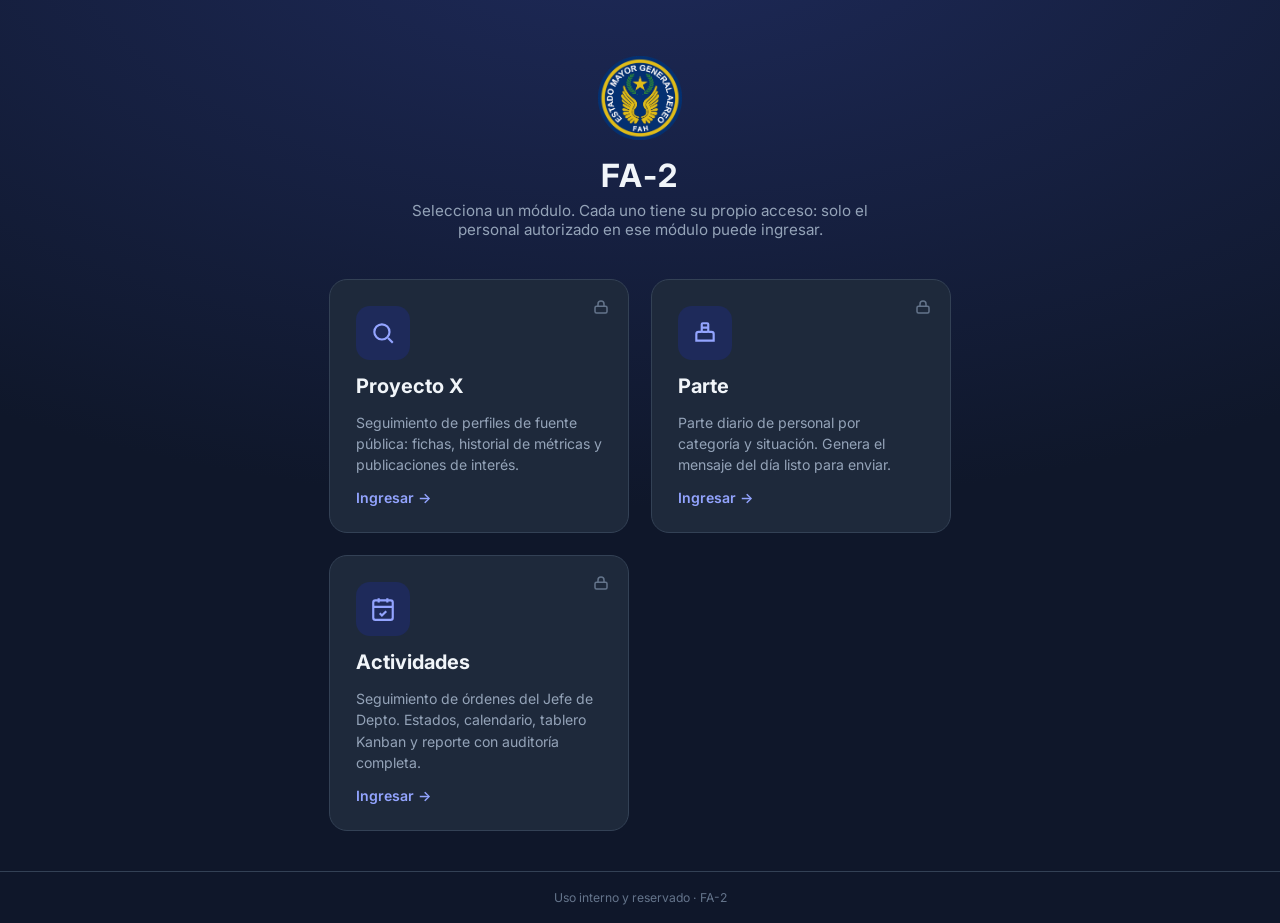
<file: index.html>
<!DOCTYPE html>
<html lang="es">
<head>
<meta charset="UTF-8">
<meta name="viewport" content="width=device-width, initial-scale=1.0">
<title>FA-2</title>
<link rel="preconnect" href="https://fonts.googleapis.com">
<link rel="preconnect" href="https://fonts.gstatic.com" crossorigin>
<link href="https://fonts.googleapis.com/css2?family=Inter:wght@400;500;600;700&display=swap" rel="stylesheet">
<style>
  :root{
    --bg:#0f172a;--card:#1e293b;--card-2:#243144;--border:#334155;
    --text:#f1f5f9;--text-dim:#94a3b8;--text-soft:#64748b;
    --primary:#465fff;--primary-soft:#1e2a5a;
  }
  *{box-sizing:border-box;margin:0;padding:0}
  body{background:radial-gradient(1200px 600px at 50% -10%,#1e2a5a,transparent),var(--bg);color:var(--text);font-family:'Inter',system-ui,sans-serif;-webkit-font-smoothing:antialiased;min-height:100vh;display:flex;flex-direction:column}
  .top{display:flex;flex-direction:column;align-items:center;text-align:center;padding:56px 20px 30px}
  .top img{width:84px;height:84px;object-fit:contain;margin-bottom:16px}
  .top .lf{width:80px;height:80px;border-radius:20px;background:var(--primary);display:none;align-items:center;justify-content:center;font-weight:700;font-size:1.8rem;letter-spacing:.05em;margin-bottom:16px}
  .top h1{font-size:2rem;font-weight:700;letter-spacing:.06em}
  .top p{color:var(--text-dim);font-size:.95rem;margin-top:6px;max-width:520px}
  .wrap{flex:1;display:flex;align-items:flex-start;justify-content:center;padding:10px 20px 40px}
  .modules{display:grid;grid-template-columns:repeat(auto-fit,minmax(260px,300px));gap:22px;justify-content:center;width:100%;max-width:760px}
  .mod{background:var(--card);border:1px solid var(--border);border-radius:18px;padding:26px;text-decoration:none;color:var(--text);transition:.18s;display:flex;flex-direction:column;gap:14px;position:relative;overflow:hidden}
  .mod:hover{transform:translateY(-3px);border-color:var(--primary);box-shadow:0 12px 30px rgba(0,0,0,.35)}
  .mod .ic{width:54px;height:54px;border-radius:14px;background:var(--primary-soft);color:#93a4ff;display:grid;place-items:center}
  .mod .ic svg{width:26px;height:26px}
  .mod h2{font-size:1.25rem;font-weight:700}
  .mod p{color:var(--text-dim);font-size:.88rem;line-height:1.5}
  .mod .go{margin-top:auto;display:inline-flex;align-items:center;gap:7px;color:#93a4ff;font-weight:600;font-size:.88rem}
  .mod .lock{position:absolute;top:18px;right:18px;color:var(--text-soft)}
  .mod .lock svg{width:18px;height:18px}
  .foot{text-align:center;color:var(--text-soft);font-size:.76rem;padding:18px;border-top:1px solid var(--border)}
  @media(max-width:640px){.top{padding:40px 18px 24px}.top h1{font-size:1.6rem}.modules{grid-template-columns:1fr}}
</style>
</head>
<body>
  <div class="top">
    <img src="logo.png" alt="" onerror="this.style.display='none';document.getElementById('lf').style.display='flex'">
    <div class="lf" id="lf">FA-2</div>
    <h1>FA-2</h1>
    <p>Selecciona un módulo. Cada uno tiene su propio acceso: solo el personal autorizado en ese módulo puede ingresar.</p>
  </div>
  <div class="wrap">
    <div class="modules">
      <a class="mod" href="x/">
        <span class="lock"><svg viewBox="0 0 24 24" fill="none" stroke="currentColor" stroke-width="2"><rect x="4" y="11" width="16" height="9" rx="2"/><path d="M8 11V8a4 4 0 0 1 8 0v3"/></svg></span>
        <div class="ic"><svg viewBox="0 0 24 24" fill="none" stroke="currentColor" stroke-width="2"><circle cx="11" cy="11" r="7"/><path d="m21 21-4.3-4.3"/></svg></div>
        <h2>Proyecto X</h2>
        <p>Seguimiento de perfiles de fuente pública: fichas, historial de métricas y publicaciones de interés.</p>
        <span class="go">Ingresar &rarr;</span>
      </a>
      <a class="mod" href="parte/">
        <span class="lock"><svg viewBox="0 0 24 24" fill="none" stroke="currentColor" stroke-width="2"><rect x="4" y="11" width="16" height="9" rx="2"/><path d="M8 11V8a4 4 0 0 1 8 0v3"/></svg></span>
        <div class="ic"><svg viewBox="0 0 24 24" fill="none" stroke="currentColor" stroke-width="2"><path d="M9 11H6a2 2 0 0 0-2 2v6h16v-6a2 2 0 0 0-2-2h-3"/><rect x="9" y="3" width="6" height="8" rx="1"/><path d="M9 7h6"/></svg></div>
        <h2>Parte</h2>
        <p>Parte diario de personal por categoría y situación. Genera el mensaje del día listo para enviar.</p>
        <span class="go">Ingresar &rarr;</span>
      </a>
      <a class="mod" href="actividades/">
        <span class="lock"><svg viewBox="0 0 24 24" fill="none" stroke="currentColor" stroke-width="2"><rect x="4" y="11" width="16" height="9" rx="2"/><path d="M8 11V8a4 4 0 0 1 8 0v3"/></svg></span>
        <div class="ic"><svg viewBox="0 0 24 24" fill="none" stroke="currentColor" stroke-width="2"><rect x="3" y="4" width="18" height="18" rx="2"/><path d="M16 2v4M8 2v4M3 10h18"/><path d="m9 16 2 2 4-4"/></svg></div>
        <h2>Actividades</h2>
        <p>Seguimiento de órdenes del Jefe de Depto. Estados, calendario, tablero Kanban y reporte con auditoría completa.</p>
        <span class="go">Ingresar &rarr;</span>
      </a>
    </div>
  </div>
  <div class="foot">Uso interno y reservado &middot; FA-2</div>
</body>
</html>
</file>
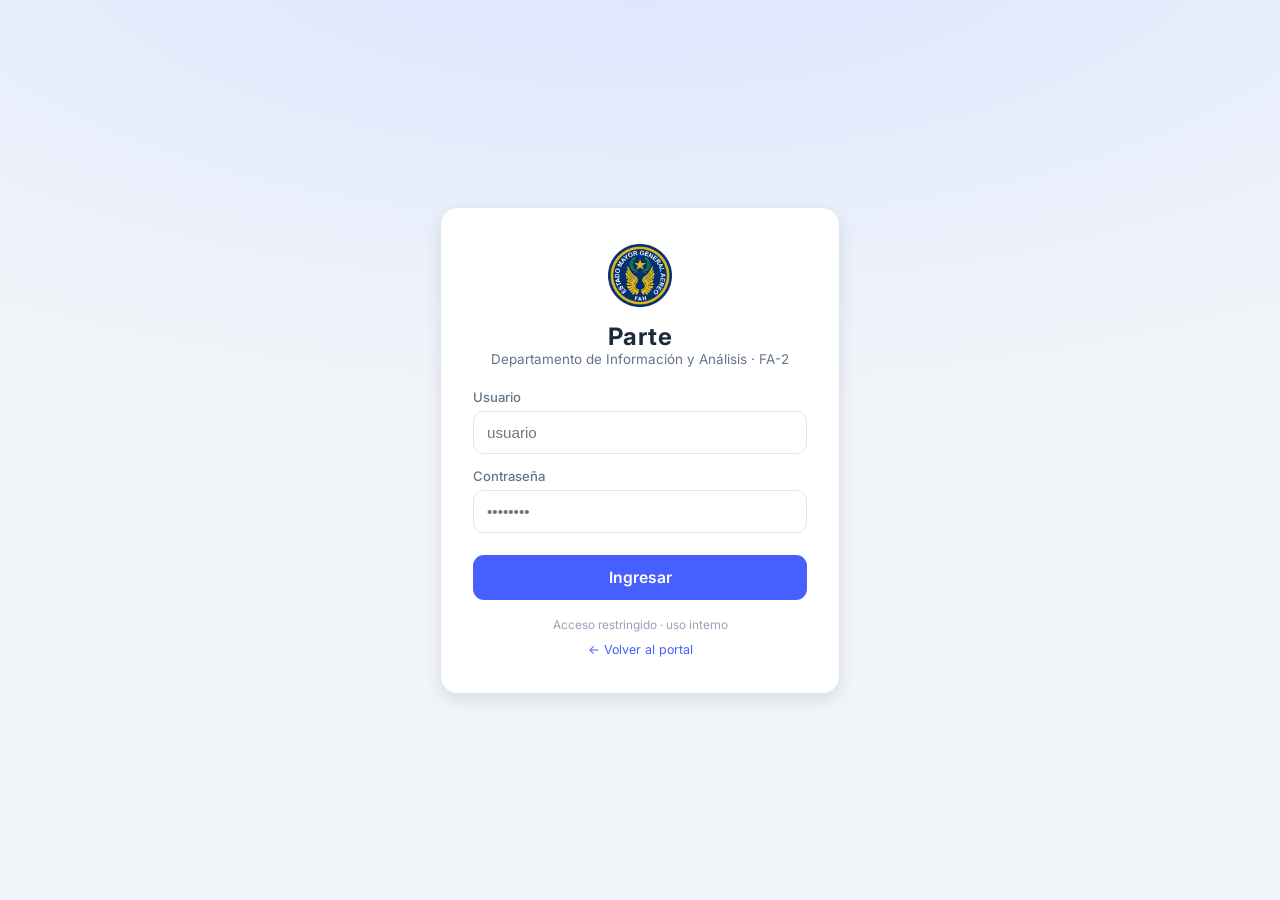
<file: parte/index.html>
<!DOCTYPE html>
<html lang="es">
<head>
<meta charset="UTF-8">
<meta name="viewport" content="width=device-width, initial-scale=1.0">
<title>Parte</title>
<link rel="preconnect" href="https://fonts.googleapis.com">
<link rel="preconnect" href="https://fonts.gstatic.com" crossorigin>
<link href="https://fonts.googleapis.com/css2?family=Inter:wght@400;500;600;700&family=JetBrains+Mono:wght@400;500&display=swap" rel="stylesheet">
<style>
  :root{
    --bg:#f1f5f9;--card:#fff;--soft:#f8fafc;--border:#e2e8f0;
    --text:#1e293b;--text-dim:#64748b;--text-soft:#94a3b8;
    --primary:#465fff;--primary-dark:#3743c4;--primary-soft:#eef1ff;
    --side:#0f172a;--side-2:#1e293b;--side-text:#cbd5e1;
    --amber:#f59e0b;--amber-soft:#fef3c7;--amber-text:#b45309;
    --green:#16a34a;--green-soft:#dcfce7;--green-text:#15803d;
    --red:#ef4444;--red-soft:#fee2e2;--red-text:#b91c1c;
    --shadow:0 1px 3px rgba(16,24,40,.06),0 1px 2px rgba(16,24,40,.04);
    --shadow-md:0 6px 16px rgba(16,24,40,.10);
  }
  *{box-sizing:border-box;margin:0;padding:0}
  body{background:var(--bg);color:var(--text);font-family:'Inter',system-ui,sans-serif;-webkit-font-smoothing:antialiased;min-height:100vh}
  a{text-decoration:none;color:var(--primary)}
  button{font-family:inherit;cursor:pointer}
  .hidden{display:none!important}
  #login{min-height:100vh;display:flex;align-items:center;justify-content:center;padding:20px;background:radial-gradient(1200px 500px at 50% -10%,#dbe3ff,transparent),var(--bg)}
  .login-card{background:var(--card);border:1px solid var(--border);border-radius:18px;box-shadow:var(--shadow-md);padding:36px 32px;width:100%;max-width:400px;text-align:center}
  .login-card img.logo{width:64px;height:64px;object-fit:contain;margin:0 auto 14px;display:block}
  .login-card .logo-fallback{width:60px;height:60px;border-radius:15px;background:var(--primary);color:#fff;display:none;align-items:center;justify-content:center;font-weight:700;font-size:1.2rem;margin:0 auto 14px}
  .login-card h1{font-size:1.5rem;font-weight:700;letter-spacing:.03em}
  .login-card p.sub{color:var(--text-dim);font-size:.84rem;margin-bottom:22px}
  .login-card label{display:block;text-align:left;font-size:.82rem;font-weight:500;color:var(--text-dim);margin:14px 0 6px}
  .login-card input{width:100%;background:var(--card);border:1px solid var(--border);border-radius:10px;padding:12px 13px;font-size:.95rem;color:var(--text)}
  .login-card input:focus{outline:none;border-color:var(--primary);box-shadow:0 0 0 3px var(--primary-soft)}
  .login-card button{width:100%;margin-top:22px;background:var(--primary);color:#fff;border:none;border-radius:11px;padding:13px;font-weight:600;font-size:.98rem}
  .login-card button:hover{background:var(--primary-dark)}
  .login-card button:disabled{opacity:.6}
  .login-err{margin-top:14px;background:var(--red-soft);border:1px solid #fca5a5;color:var(--red-text);font-size:.83rem;padding:10px 12px;border-radius:9px;display:none}
  .login-err.show{display:block}
  .login-hint{margin-top:18px;font-size:.74rem;color:var(--text-soft)}
  .login-back{margin-top:10px;font-size:.78rem}
  #app{display:flex;min-height:100vh}
  .sidebar{width:250px;background:var(--side);color:var(--side-text);display:flex;flex-direction:column;position:fixed;inset:0 auto 0 0;z-index:40;transition:transform .25s,width .2s}
  .sidebar .brand{display:flex;align-items:center;gap:11px;padding:18px 20px;border-bottom:1px solid #1e293b}
  .sidebar .brand img{width:36px;height:36px;object-fit:contain;border-radius:8px;flex:none;background:#fff}
  .sidebar .brand .lf{width:36px;height:36px;border-radius:9px;background:var(--primary);display:none;place-items:center;color:#fff;font-weight:700;flex:none}
  .sidebar .brand b{color:#fff;font-size:1.2rem;letter-spacing:.04em;line-height:1}
  .sidebar .brand span{display:block;font-size:.64rem;color:#64748b;letter-spacing:.08em;text-transform:uppercase;margin-top:4px}
  .nav{flex:1;padding:14px 12px;overflow-y:auto}
  .nav .grp{font-size:.68rem;text-transform:uppercase;letter-spacing:.08em;color:#475569;padding:14px 10px 6px}
  .nav a{display:flex;align-items:center;gap:12px;padding:11px 12px;border-radius:9px;color:var(--side-text);font-weight:500;font-size:.92rem;transition:.13s;margin-bottom:2px;cursor:pointer}
  .nav a svg{width:18px;height:18px;flex:none;opacity:.85}
  .nav a:hover{background:var(--side-2);color:#fff}
  .nav a.active{background:var(--primary);color:#fff}
  .sidebar .sfoot{padding:14px;border-top:1px solid #1e293b}
  .sidebar .sfoot .who{font-size:.84rem;color:#fff;font-weight:600}
  .sidebar .sfoot .rol{font-size:.72rem;color:#64748b;text-transform:capitalize}
  .btn-logout{display:flex;align-items:center;gap:9px;width:100%;margin-top:12px;background:var(--side-2);border:none;color:var(--side-text);padding:10px 12px;border-radius:9px;font-size:.86rem;font-weight:500}
  .btn-logout:hover{background:#33405a;color:#fff}
  .btn-logout svg{width:16px;height:16px}
  .main{margin-left:250px;flex:1;display:flex;flex-direction:column;min-width:0;transition:margin .2s}
  .topbar{height:64px;background:var(--card);border-bottom:1px solid var(--border);display:flex;align-items:center;gap:14px;padding:0 26px;position:sticky;top:0;z-index:30}
  .topbar .menu-btn{display:inline-flex;align-items:center;background:none;border:1px solid var(--border);border-radius:8px;padding:7px 9px;color:var(--text-dim);font-size:1rem}
  .topbar h2{font-size:1.15rem;font-weight:700}
  .topbar .clock{margin-left:auto;font-family:'JetBrains Mono',monospace;font-size:.78rem;color:var(--text-dim);background:var(--bg);padding:6px 12px;border-radius:8px}
  .content{flex:1;padding:28px 26px}
  .footer{border-top:1px solid var(--border);padding:14px 26px;color:var(--text-soft);font-size:.78rem;background:var(--card);text-align:center}
  .view{display:none}.view.active{display:block;animation:fade .25s ease}
  @keyframes fade{from{opacity:0;transform:translateY(6px)}to{opacity:1;transform:none}}
  .page-title{font-size:1.5rem;font-weight:700;margin-bottom:4px}
  .page-sub{color:var(--text-dim);font-size:.9rem;margin-bottom:22px}
  .cards{display:grid;grid-template-columns:repeat(auto-fit,minmax(160px,1fr));gap:16px;margin-bottom:24px}
  .stat{background:var(--card);border:1px solid var(--border);border-radius:14px;padding:16px 18px;box-shadow:var(--shadow)}
  .stat .n{font-size:1.7rem;font-weight:700;line-height:1}
  .stat .l{color:var(--text-dim);font-size:.82rem;margin-top:4px}
  .toolbar{display:flex;gap:10px;flex-wrap:wrap;align-items:center;margin-bottom:16px}
  .toolbar input,.toolbar select{background:var(--card);border:1px solid var(--border);border-radius:10px;padding:10px 12px;font-size:.9rem;color:var(--text);font-family:inherit}
  .toolbar input{flex:1;min-width:180px}
  .toolbar input:focus,.toolbar select:focus{outline:none;border-color:var(--primary);box-shadow:0 0 0 3px var(--primary-soft)}
  .btn{border:1px solid var(--border);background:var(--card);color:var(--text);border-radius:10px;padding:10px 15px;font-size:.88rem;font-weight:600;transition:.14s;display:inline-flex;align-items:center;gap:7px}
  .btn:hover{background:var(--soft)}
  .btn-primary{background:var(--primary);border-color:var(--primary);color:#fff}
  .btn-primary:hover{background:var(--primary-dark)}
  .btn-danger{color:var(--red-text);border-color:#fca5a5}
  .btn-danger:hover{background:var(--red-soft)}
  .btn-sm{padding:6px 10px;font-size:.78rem;border-radius:8px}
  .ic-btn{width:32px;height:32px;border:1px solid var(--border);background:var(--card);border-radius:8px;display:grid;place-items:center;font-size:.9rem;color:var(--text-dim);padding:0}
  .ic-btn:hover{background:var(--soft)}
  .ic-btn.danger{color:var(--red-text);border-color:#fca5a5}
  .cat-h{font-size:.8rem;text-transform:uppercase;letter-spacing:.06em;color:var(--text-dim);font-weight:700;margin:22px 0 10px;display:flex;align-items:center;gap:8px}
  .cat-h .cnt{background:var(--primary-soft);color:var(--primary);border-radius:9999px;padding:1px 9px;font-size:.74rem}
  .tbl-wrap{background:var(--card);border:1px solid var(--border);border-radius:14px;box-shadow:var(--shadow);overflow-x:auto;margin-bottom:8px}
  table{width:100%;border-collapse:collapse}
  thead th{background:var(--soft);text-align:left;font-size:.72rem;text-transform:uppercase;letter-spacing:.04em;color:var(--text-dim);font-weight:600;padding:11px 16px;border-bottom:1px solid var(--border);white-space:nowrap}
  tbody td{padding:12px 16px;border-bottom:1px solid var(--border);font-size:.9rem;vertical-align:middle}
  tbody tr:last-child td{border-bottom:none}
  tbody tr:hover{background:var(--soft)}
  td .nm{font-weight:600}
  td .mono{font-family:'JetBrains Mono',monospace;font-size:.8rem;color:var(--text-dim)}
  .pill{font-size:.72rem;font-weight:600;padding:3px 10px;border-radius:9999px;display:inline-block}
  .pill.green{background:var(--green-soft);color:var(--green-text)}
  .pill.amber{background:var(--amber-soft);color:var(--amber-text)}
  .pill.slate{background:#e2e8f0;color:#475569}
  .acts{display:flex;gap:6px;justify-content:flex-end;flex-wrap:wrap}
  .empty{padding:46px 20px;text-align:center;color:var(--text-dim);font-size:.9rem;background:var(--card);border:1px dashed var(--border);border-radius:14px}
  .parte-box{background:#0f172a;color:#e2e8f0;border-radius:14px;padding:18px 20px;font-family:'JetBrains Mono',monospace;font-size:.82rem;line-height:1.55;white-space:pre-wrap;word-break:break-word;max-height:60vh;overflow-y:auto;border:1px solid #1e293b}
  .overlay{position:fixed;inset:0;background:rgba(15,23,42,.45);display:none;align-items:flex-start;justify-content:center;padding:40px 16px;z-index:60;overflow-y:auto}
  .overlay.show{display:flex}
  .modal{background:var(--card);border-radius:16px;box-shadow:var(--shadow-md);width:100%;max-width:540px;animation:fade .2s ease}
  .modal-h{display:flex;align-items:center;justify-content:space-between;padding:18px 22px;border-bottom:1px solid var(--border)}
  .modal-h h3{font-size:1.1rem;font-weight:700}
  .modal-x{background:none;border:none;font-size:1.4rem;color:var(--text-soft)}
  .modal-b{padding:22px}
  .grid2{display:grid;grid-template-columns:1fr 1fr;gap:14px}
  .field{margin-bottom:14px}
  .field.full{grid-column:1/-1}
  .field label{display:block;font-size:.8rem;font-weight:500;color:var(--text-dim);margin-bottom:6px}
  .field input,.field select,.field textarea{width:100%;background:var(--card);border:1px solid var(--border);border-radius:10px;padding:10px 12px;font-size:.92rem;color:var(--text);font-family:inherit}
  .field textarea{resize:vertical;min-height:70px}
  .field input:focus,.field select:focus,.field textarea:focus{outline:none;border-color:var(--primary);box-shadow:0 0 0 3px var(--primary-soft)}
  .modal-f{display:flex;justify-content:flex-end;gap:10px;padding:16px 22px;border-top:1px solid var(--border)}
  .cf-ic{width:48px;height:48px;border-radius:50%;display:grid;place-items:center;margin-bottom:14px}
  .cf-ic svg{width:24px;height:24px}
  .cf-ic.danger{background:var(--red-soft);color:var(--red-text)}
  .cf-ic.info{background:var(--primary-soft);color:var(--primary)}
  .cat-grid{display:grid;grid-template-columns:repeat(auto-fit,minmax(230px,1fr));gap:18px}
  .cat-grid .panel{margin:0}
  .panel{background:var(--card);border:1px solid var(--border);border-radius:14px;box-shadow:var(--shadow)}
  .panel-h{display:flex;align-items:center;gap:10px;padding:14px 18px;border-bottom:1px solid var(--border)}
  .panel-h h3{font-size:.95rem;font-weight:600}
  .panel-b{padding:16px 18px}
  .cat-list{max-height:280px;overflow-y:auto}
  .cat-item{display:flex;align-items:center;gap:10px;padding:9px 11px;border:1px solid var(--border);border-radius:9px;margin-bottom:7px;font-size:.9rem;flex-wrap:wrap}
  .cat-item span{flex:1;min-width:90px;overflow-wrap:break-word}
  .toast{position:fixed;left:50%;bottom:24px;transform:translateX(-50%) translateY(90px);background:var(--card);border:1px solid var(--border);border-left:4px solid var(--primary);color:var(--text);padding:13px 18px;border-radius:11px;font-size:.88rem;transition:.3s;z-index:80;box-shadow:var(--shadow-md);max-width:90vw}
  .toast.show{transform:translateX(-50%) translateY(0)}
  .toast.err{border-left-color:var(--red)}.toast.ok{border-left-color:var(--green)}
  .info-txt{color:var(--text);font-size:.95rem;line-height:1.65}.info-txt p{margin-bottom:12px}
  .info-note{background:var(--soft);border:1px solid var(--border);border-left:4px solid var(--primary);border-radius:10px;padding:14px 16px;font-size:.88rem;color:var(--text-dim);line-height:1.6;margin-top:8px}
  .wa-btn{display:inline-flex;align-items:center;gap:9px;background:#25D366;color:#fff;border:none;border-radius:11px;padding:12px 20px;font-weight:600;font-size:.95rem;text-decoration:none}
  .wa-btn svg{width:20px;height:20px}
  .spinner{display:inline-block;width:16px;height:16px;border:2px solid rgba(255,255,255,.35);border-top-color:#fff;border-radius:50%;animation:spin .7s linear infinite;vertical-align:-3px;margin-right:6px}@keyframes spin{to{transform:rotate(360deg)}}
  .backdrop{position:fixed;inset:0;background:rgba(15,23,42,.45);z-index:35;display:none}
  .backdrop.show{display:block}
  body:not(.role-admin) .only-admin{display:none!important}
  @media(min-width:881px){
    .backdrop{display:none!important}
    body.sb-collapsed .sidebar{width:74px}
    body.sb-collapsed .main{margin-left:74px}
    body.sb-collapsed .sidebar .brand{justify-content:center;padding:18px 0}
    body.sb-collapsed .sidebar .brand>div:last-child{display:none}
    body.sb-collapsed .nav a{justify-content:center;gap:0;font-size:0;padding:11px 0}
    body.sb-collapsed .nav a svg{width:20px;height:20px}
    body.sb-collapsed .nav .grp{font-size:0;padding:10px 0}
    body.sb-collapsed .sfoot .who,body.sb-collapsed .sfoot .rol{display:none}
    body.sb-collapsed .btn-logout{justify-content:center;gap:0;font-size:0;padding:10px 0}
    body.sb-collapsed .btn-logout svg{width:18px;height:18px}
  }
  @media(max-width:880px){
    .sidebar{transform:translateX(-100%)}
    .sidebar.open{transform:translateX(0)}
    .main{margin-left:0}
    .grid2{grid-template-columns:1fr}
  }
  @media(max-width:640px){
    .content{padding:18px 14px}.topbar{padding:0 16px}.topbar .clock{display:none}
    .page-title{font-size:1.25rem}
    .cards{grid-template-columns:1fr 1fr}
    .cat-grid{grid-template-columns:1fr}
    .tbl-wrap{overflow:visible;border:none;background:transparent;box-shadow:none}
    table,thead,tbody,tr,td{display:block;width:100%}
    thead{display:none}
    tbody tr{background:var(--card);border:1px solid var(--border);border-radius:13px;box-shadow:var(--shadow);margin-bottom:12px;padding:6px 0}
    tbody tr:hover{background:var(--card)}
    tbody td{border:none;padding:7px 16px}
    tbody td[data-label]::before{content:attr(data-label);display:block;font-size:.68rem;text-transform:uppercase;letter-spacing:.04em;color:var(--text-soft);font-weight:600;margin-bottom:2px}
    .acts{justify-content:flex-start}.acts .btn{flex:1;justify-content:center;min-width:90px}
  }
</style>
</head>
<body>
<!-- LOGIN -->
<div id="login">
  <div class="login-card">
    <img src="../logo.png" class="logo" alt="" onerror="this.style.display='none';document.getElementById('lf').style.display='flex'">
    <div class="logo-fallback" id="lf">FA-2</div>
    <h1>Parte</h1>
    <p class="sub">Departamento de Información y Análisis · FA-2</p>
    <label for="l-user">Usuario</label>
    <input id="l-user" autocomplete="username" placeholder="usuario">
    <label for="l-pass">Contraseña</label>
    <input id="l-pass" type="password" autocomplete="current-password" placeholder="••••••••">
    <div class="login-err" id="l-err"></div>
    <button id="l-btn">Ingresar</button>
    <div class="login-hint">Acceso restringido · uso interno</div>
    <div class="login-back"><a href="../">← Volver al portal</a></div>
  </div>
</div>
<div id="app" class="hidden">
  <aside class="sidebar" id="sidebar">
    <div class="brand"><img src="../logo.png" alt="" onerror="this.style.display='none';this.nextElementSibling.style.display='grid'"><div class="lf">P</div><div><b>Parte</b><span>FA-2</span></div></div>
    <nav class="nav">
      <div class="grp">Principal</div>
      <a data-view="parte" class="active"><svg viewBox="0 0 24 24" fill="none" stroke="currentColor" stroke-width="2"><path d="M9 11H6a2 2 0 0 0-2 2v6h16v-6a2 2 0 0 0-2-2h-3"/><rect x="9" y="3" width="6" height="8" rx="1"/></svg>Generar parte</a>
      <a data-view="personal"><svg viewBox="0 0 24 24" fill="none" stroke="currentColor" stroke-width="2"><circle cx="9" cy="8" r="3.5"/><path d="M3 20a6 6 0 0 1 12 0"/><path d="M16 5.5a3 3 0 0 1 0 5.5M21 20a6 6 0 0 0-5-5.9"/></svg>Personal</a>
      <a data-view="adt"><svg viewBox="0 0 24 24" fill="none" stroke="currentColor" stroke-width="2"><path d="M22 10 12 5 2 10l10 5 10-5z"/><path d="M6 12v5c0 1 2.7 2.5 6 2.5s6-1.5 6-2.5v-5"/></svg>Adiestramiento</a>
      <div class="grp only-admin">Administración</div>
      <a data-view="catalogos" class="only-admin"><svg viewBox="0 0 24 24" fill="none" stroke="currentColor" stroke-width="2"><path d="M4 7h16M4 12h16M4 17h10"/><circle cx="19" cy="17" r="2"/></svg>Catálogos</a>
      <a data-view="usuarios" class="only-admin"><svg viewBox="0 0 24 24" fill="none" stroke="currentColor" stroke-width="2"><circle cx="9" cy="8" r="3.5"/><path d="M3 20a6 6 0 0 1 12 0"/></svg>Usuarios</a>
      <a data-view="auditoria" class="only-admin"><svg viewBox="0 0 24 24" fill="none" stroke="currentColor" stroke-width="2"><path d="M12 8v4l3 2"/><circle cx="12" cy="12" r="9"/></svg>Auditoría</a>
      <div class="grp">Información</div>
      <a data-view="ayuda"><svg viewBox="0 0 24 24" fill="none" stroke="currentColor" stroke-width="2"><circle cx="12" cy="12" r="9"/><path d="M9.5 9a2.5 2.5 0 0 1 4 1.8c0 1.7-2.5 2-2.5 3.2M12 17h.01"/></svg>Ayuda</a>
      <a href="../"><svg viewBox="0 0 24 24" fill="none" stroke="currentColor" stroke-width="2"><path d="M3 12l9-9 9 9M5 10v10h14V10"/></svg>Inicio</a>
    </nav>
    <div class="sfoot">
      <div class="who" id="sb-nombre">—</div>
      <div class="rol" id="sb-rol">—</div>
      <button class="btn-logout" id="btn-logout"><svg viewBox="0 0 24 24" fill="none" stroke="currentColor" stroke-width="2"><path d="M15 12H3m12 0-4-4m4 4-4 4M9 4h7a2 2 0 0 1 2 2v12a2 2 0 0 1-2 2H9"/></svg>Cerrar sesión</button>
    </div>
  </aside>
  <div class="backdrop" id="backdrop"></div>
  <div class="main">
    <div class="topbar">
      <button class="menu-btn" id="menu-btn">☰</button>
      <h2 id="tb-title">Generar parte</h2>
      <span class="clock" id="clock">—</span>
    </div>
    <div class="content">
      <section class="view active" id="v-parte">
        <div class="page-title">Generar parte del día</div>
        <div class="page-sub">El mensaje se arma solo con las situaciones actuales del personal.</div>
        <div class="toolbar">
          <label style="font-size:.85rem;color:var(--text-dim)">Fecha:</label>
          <input type="date" id="parte-fecha" onchange="armarParte()">
          <button class="btn only-admin" onclick="abrirEncabezado()">Editar encabezado</button>
          <div style="flex:1"></div>
          <button class="btn btn-primary" onclick="copiarParte()">⎘ Copiar mensaje</button>
          <button class="btn" style="background:#25D366;border-color:#25D366;color:#fff" onclick="enviarWhatsApp()">Enviar por WhatsApp</button>
        </div>
        <div class="parte-box" id="parte-out">—</div>
      </section>
      <section class="view" id="v-personal">
        <div class="page-title">Personal</div>
        <div class="page-sub">Mantén actualizada la situación de cada persona.</div>
        <div class="toolbar">
          <input type="search" id="bus" placeholder="Buscar por nombre, grado, arma…">
          <select id="fil-cat"><option value="">Todas las categorías</option></select>
          <select id="fil-sit"><option value="">Todas las situaciones</option></select>
          <button class="btn btn-primary" onclick="abrirNuevo()">+ Nueva persona</button>
        </div>
        <div id="personal-cont"></div>
      </section>
      <section class="view" id="v-adt">
        <div class="page-title">Adiestramiento</div>
        <div class="page-sub">Cursos y seminarios del personal (nivel FAH). Busca un curso para ver quiénes lo tienen.</div>
        <div class="toolbar">
          <input type="search" id="adt-bus" placeholder="Buscar persona o curso…">
          <select id="adt-fil-cat"><option value="">Todas las categorías</option></select>
          <button class="btn" onclick="exportarAdt()">⬇ Excel</button>
          <button class="btn btn-primary" onclick="abrirNuevaPersonaAdt()">+ Persona</button>
        </div>
        <div id="adt-cont"></div>
      </section>
      <section class="view only-admin" id="v-catalogos">
        <div class="page-title">Catálogos</div>
        <div class="page-sub">Define los grados de cada categoría, las situaciones y las armas.</div>
        <div class="cat-grid" id="cat-cont"></div>
      </section>
      <section class="view only-admin" id="v-usuarios">
        <div class="page-title">Usuarios</div>
        <div class="page-sub">Quién entra a este módulo y con qué rol.</div>
        <div class="toolbar"><div style="flex:1"></div><button class="btn" onclick="abrirCambiarPass()">Cambiar mi contraseña</button><button class="btn btn-primary" onclick="abrirNuevoUsuario()">+ Nuevo usuario</button></div>
        <div class="tbl-wrap" id="tbl-usuarios"></div>
      </section>
      <section class="view only-admin" id="v-auditoria">
        <div class="page-title">Auditoría</div>
        <div class="page-sub">Últimos movimientos.</div>
        <div class="tbl-wrap" id="tbl-auditoria"></div>
      </section>
      <section class="view" id="v-ayuda">
        <div class="page-title">Ayuda</div>
        <div class="page-sub">Soporte e información.</div>
        <div class="panel"><div class="panel-b">
          <div class="info-txt"><p>Comunícate con el <strong>Teniente de Comunicaciones Denis Geobany Carbajal Mejía</strong>.</p></div>
          <a class="wa-btn" href="https://wa.me/50497734613?text=Consulta%20sobre%20el%20m%C3%B3dulo%20Parte" target="_blank" rel="noopener"><svg viewBox="0 0 24 24" fill="currentColor"><path d="M12 2a10 10 0 0 0-8.6 15l-1.4 5 5.1-1.3A10 10 0 1 0 12 2zm0 18a8 8 0 0 1-4.1-1.1l-.3-.2-3 .8.8-2.9-.2-.3A8 8 0 1 1 12 20zm4.4-6c-.2-.1-1.4-.7-1.6-.8-.2-.1-.4-.1-.5.1l-.7.9c-.1.2-.3.2-.5.1a6.5 6.5 0 0 1-3.2-2.8c-.2-.4.2-.4.6-1.2.1-.2 0-.3 0-.5l-.7-1.7c-.2-.5-.4-.4-.5-.4h-.5a1 1 0 0 0-.7.3c-.3.3-.9.9-.9 2.1s.9 2.5 1 2.6c.1.2 1.8 2.8 4.4 3.9 1.6.7 2.2.7 3 .6.5-.1 1.4-.6 1.6-1.1.2-.6.2-1 .1-1.1z"/></svg>Escribir por WhatsApp</a>
          <div class="info-note" style="margin-top:18px">Módulo interno del Departamento de Información y Análisis FA-2. Acceso protegido con usuario y contraseña (cifrada mediante <i>hash</i>). Usa contraseñas fuertes, no compartas credenciales y cierra sesión al terminar.</div>
        </div></div>
      </section>
    </div>
    <div class="footer">Parte · FA-2 · Uso interno</div>
  </div>
</div>
<div class="overlay" id="ov-persona">
  <div class="modal">
    <div class="modal-h"><h3 id="persona-title">Nueva persona</h3><button class="modal-x" onclick="cerrar('ov-persona')">&times;</button></div>
    <div class="modal-b"><div class="grid2">
      <div class="field"><label>Categoría *</label><select id="f-cat" onchange="cargarGradosDe('f-cat','f-grado')"></select></div>
      <div class="field"><label>Grado</label><select id="f-grado"></select></div>
      <div class="field"><label>Arma</label><select id="f-arma"></select></div>
      <div class="field"><label>Nombre completo *</label><input id="f-nombre" autocomplete="off"></div>
      <div class="field full"><label>Situación</label><select id="f-sit"></select></div>
      <div class="field full"><label>Motivo (opcional)</label><input id="f-motivo" autocomplete="off" placeholder="Ej. ECMI, ECSOFAH, hospital…"></div>
      <div class="field"><label>Desde (opcional)</label><input type="date" id="f-desde"></div>
      <div class="field"><label>Hasta (opcional)</label><input type="date" id="f-hasta"></div>
    </div></div>
    <div class="modal-f"><button class="btn" onclick="cerrar('ov-persona')">Cancelar</button><button class="btn btn-primary" id="persona-save">Guardar</button></div>
  </div>
</div>
<div class="overlay" id="ov-sit">
  <div class="modal" style="max-width:460px">
    <div class="modal-h"><h3>Cambiar situación</h3><button class="modal-x" onclick="cerrar('ov-sit')">&times;</button></div>
    <div class="modal-b">
      <p id="sit-quien" style="color:var(--text-dim);font-size:.88rem;margin-bottom:14px"></p>
      <div class="field"><label>Situación</label><select id="s-sit"></select></div>
      <div class="field"><label>Motivo (opcional)</label><input id="s-motivo" autocomplete="off"></div>
      <div class="grid2">
        <div class="field"><label>Desde (opcional)</label><input type="date" id="s-desde"></div>
        <div class="field"><label>Hasta (opcional)</label><input type="date" id="s-hasta"></div>
      </div>
    </div>
    <div class="modal-f"><button class="btn" onclick="cerrar('ov-sit')">Cancelar</button><button class="btn btn-primary" id="sit-save">Guardar</button></div>
  </div>
</div>
<div class="overlay" id="ov-adtp">
  <div class="modal">
    <div class="modal-h"><h3 id="adtp-title">Nueva persona</h3><button class="modal-x" onclick="cerrar('ov-adtp')">&times;</button></div>
    <div class="modal-b"><div class="grid2">
      <div class="field"><label>Categoría</label><select id="ap-cat" onchange="cargarGradosDe('ap-cat','ap-grado')"></select></div>
      <div class="field"><label>Grado</label><select id="ap-grado"></select></div>
      <div class="field"><label>Arma</label><select id="ap-arma"></select></div>
      <div class="field"><label>Unidad</label><input id="ap-unidad" autocomplete="off" placeholder="Ej. DEP. FA-2" list="dl-unidades"><datalist id="dl-unidades"></datalist></div>
      <div class="field full"><label>Nombre completo *</label><input id="ap-nombre" autocomplete="off"></div>
    </div></div>
    <div class="modal-f"><button class="btn" onclick="cerrar('ov-adtp')">Cancelar</button><button class="btn btn-primary" id="adtp-save">Guardar</button></div>
  </div>
</div>
<div class="overlay" id="ov-curso">
  <div class="modal" style="max-width:480px">
    <div class="modal-h"><h3 id="curso-title">Agregar curso</h3><button class="modal-x" onclick="cerrar('ov-curso')">&times;</button></div>
    <div class="modal-b">
      <p id="curso-quien" style="color:var(--text-dim);font-size:.88rem;margin-bottom:14px"></p>
      <div class="field"><label>Curso o seminario *</label><input id="k-curso" autocomplete="off" list="dl-cursos"><datalist id="dl-cursos"></datalist></div>
      <div class="grid2">
        <div class="field"><label>Año (opcional)</label><input id="k-anio" autocomplete="off" placeholder="Ej. 2012"></div>
        <div class="field"><label>Lugar / Centro (opcional)</label><input id="k-lugar" autocomplete="off"></div>
      </div>
      <div class="field"><label>Observaciones (opcional)</label><textarea id="k-obs"></textarea></div>
    </div>
    <div class="modal-f"><button class="btn" onclick="cerrar('ov-curso')">Cancelar</button><button class="btn btn-primary" id="curso-save">Guardar</button></div>
  </div>
</div>
<div class="overlay" id="ov-cat">
  <div class="modal" style="max-width:420px">
    <div class="modal-h"><h3>Renombrar valor</h3><button class="modal-x" onclick="cerrar('ov-cat')">&times;</button></div>
    <div class="modal-b"><div class="field"><label>Valor</label><input id="cat-input" autocomplete="off"></div><div class="field" id="cat-orden-wrap" style="display:none"><label>Jerarquía (1 = mayor grado)</label><input id="cat-orden" type="number" min="1"></div></div>
    <div class="modal-f"><button class="btn" onclick="cerrar('ov-cat')">Cancelar</button><button class="btn btn-primary" id="cat-save">Guardar</button></div>
  </div>
</div>
<div class="overlay" id="ov-enc">
  <div class="modal">
    <div class="modal-h"><h3>Encabezado del parte</h3><button class="modal-x" onclick="cerrar('ov-enc')">&times;</button></div>
    <div class="modal-b"><div class="field"><label>Texto de saludo (la fecha se agrega automáticamente al final)</label><textarea id="enc-txt" style="min-height:100px"></textarea></div></div>
    <div class="modal-f"><button class="btn" onclick="cerrar('ov-enc')">Cancelar</button><button class="btn btn-primary" id="enc-save">Guardar</button></div>
  </div>
</div>
<div class="overlay" id="ov-user">
  <div class="modal" style="max-width:440px">
    <div class="modal-h"><h3>Nuevo usuario</h3><button class="modal-x" onclick="cerrar('ov-user')">&times;</button></div>
    <div class="modal-b">
      <div class="field"><label>Usuario *</label><input id="u-user" autocomplete="off"></div>
      <div class="field"><label>Nombre para mostrar</label><input id="u-nombre" autocomplete="off"></div>
      <div class="field"><label>Contraseña *</label><input id="u-pass" type="text" autocomplete="off"></div>
      <div class="field"><label>Rol</label><select id="u-rol"><option value="editor">Editor (parte y personal)</option><option value="admin">Admin (todo)</option></select></div>
    </div>
    <div class="modal-f"><button class="btn" onclick="cerrar('ov-user')">Cancelar</button><button class="btn btn-primary" id="user-save">Crear</button></div>
  </div>
</div>
<div class="overlay" id="ov-pass">
  <div class="modal" style="max-width:400px">
    <div class="modal-h"><h3>Cambiar mi contraseña</h3><button class="modal-x" onclick="cerrar('ov-pass')">&times;</button></div>
    <div class="modal-b"><div class="field"><label>Nueva contraseña</label><input id="pw-new" type="text" autocomplete="off"></div></div>
    <div class="modal-f"><button class="btn" onclick="cerrar('ov-pass')">Cancelar</button><button class="btn btn-primary" id="pass-save">Guardar</button></div>
  </div>
</div>
<div class="overlay" id="ov-confirm">
  <div class="modal" style="max-width:420px">
    <div class="modal-b" style="padding:26px 24px 10px">
      <div class="cf-ic info" id="cf-icon"></div>
      <h3 id="cf-title" style="font-size:1.15rem;font-weight:700;margin-bottom:8px">¿Confirmar?</h3>
      <p id="cf-msg" style="color:var(--text-dim);font-size:.92rem;line-height:1.5"></p>
    </div>
    <div class="modal-f"><button class="btn" id="cf-cancel">Cancelar</button><button class="btn btn-primary" id="cf-ok">Confirmar</button></div>
  </div>
</div>
<div class="toast" id="toast"></div>
<script>
const API_URL = "https://script.google.com/macros/s/AKfycbx5beQ5ufONbm1gWS4zX-iTUr1b8bd9cWDhWoUZVUVAs6-RWtj4KNKKoNmvZ9946IDZFQ/exec";
const MESES=['ENE','FEB','MAR','ABR','MAY','JUN','JUL','AGO','SEP','OCT','NOV','DIC'];
const _mem={};
const store={get:k=>{try{return localStorage.getItem(k)}catch(e){return _mem[k]||null}},set:(k,v)=>{try{localStorage.setItem(k,v)}catch(e){_mem[k]=v}},del:k=>{try{localStorage.removeItem(k)}catch(e){delete _mem[k]}}};
let S={token:store.get('parte_token'),rol:store.get('parte_rol'),nombre:store.get('parte_nombre'),usuario:store.get('parte_user')};
let CATEGORIAS=['Oficiales','Suboficiales','Tropa','Auxiliares'];
let PERS=[], CAT={}, CONFIG={}, GRADOORD={}, ctxId=null;
async function api(params,method='GET'){
  if(method==='GET'){
    const qs=Object.keys(params).map(k=>encodeURIComponent(k)+'='+encodeURIComponent(params[k])).join('&');
    const r=await fetch(API_URL+'?'+qs+'&t='+Date.now(),{method:'GET',redirect:'follow'});
    return chk(await r.json());
  }
  const r=await fetch(API_URL,{method:'POST',body:new URLSearchParams(params),redirect:'follow'});
  return chk(await r.json());
}
function chk(res){ if(res&&res.authError){ cerrarSesion(true); throw new Error('Sesión expirada'); } return res; }
function toast(msg,tipo){const t=document.getElementById('toast');t.textContent=msg;t.className='toast show'+(tipo?' '+tipo:'');clearTimeout(t._h);t._h=setTimeout(()=>t.classList.remove('show'),3200);}
function esc(s){return String(s==null?'':s).replace(/[&<>"]/g,c=>({'&':'&amp;','<':'&lt;','>':'&gt;','"':'&quot;'}[c]));}
function pad(n){return String(n).padStart(2,'0');}
function hoyISO(){const d=new Date();return d.getFullYear()+'-'+pad(d.getMonth()+1)+'-'+pad(d.getDate());}
function fechaMil(iso){const m=String(iso).match(/^(\d{4})-(\d{2})-(\d{2})/);if(!m)return'';return m[3]+MESES[(+m[2])-1]+pad((+m[1])%1000);}
function reloj(){const d=new Date();let h=d.getHours();const a=h<12?'a.m.':'p.m.';h=h%12||12;document.getElementById('clock').textContent=pad(d.getDate())+'/'+pad(d.getMonth()+1)+'/'+d.getFullYear()+' '+h+':'+pad(d.getMinutes())+' '+a;}
setInterval(reloj,1000);
function catKey(cat){return 'grado_'+String(cat).toLowerCase();}
function setLoading(b,l){if(!b)return;if(l){if(b._o===undefined)b._o=b.innerHTML;b.disabled=true;b.innerHTML='<span class="spinner"></span>Procesando…';}else{b.disabled=false;if(b._o!==undefined){b.innerHTML=b._o;b._o=undefined;}}}
async function entrar(){
  const usuario=document.getElementById('l-user').value.trim(), pass=document.getElementById('l-pass').value;
  const err=document.getElementById('l-err'); err.classList.remove('show');
  if(!usuario||!pass){err.textContent='Escribe usuario y contraseña.';err.classList.add('show');return;}
  const btn=document.getElementById('l-btn'); setLoading(btn,true);
  try{
    const res=await api({action:'login',usuario,pass},'POST');
    if(!res.ok){err.textContent=res.error||'No se pudo ingresar.';err.classList.add('show');return;}
    S={token:res.token,rol:res.rol,nombre:res.nombre,usuario:res.usuario};
    store.set('parte_token',S.token);store.set('parte_rol',S.rol);store.set('parte_nombre',S.nombre);store.set('parte_user',S.usuario);
    mostrarApp();
  }catch(e){err.textContent=e.message;err.classList.add('show');}
  finally{setLoading(btn,false);}
}
function cerrarSesion(expirada){
  try{ if(S.token) api({action:'logout',token:S.token},'POST'); }catch(e){}
  store.del('parte_token');store.del('parte_rol');store.del('parte_nombre');store.del('parte_user');
  S={token:null,rol:null,nombre:null,usuario:null};
  document.getElementById('app').classList.add('hidden');
  document.getElementById('login').classList.remove('hidden');
  document.getElementById('l-pass').value='';
  if(expirada) setTimeout(()=>toast('Tu sesión expiró, vuelve a entrar.','err'),100);
}
function mostrarApp(){
  document.getElementById('login').classList.add('hidden');
  document.getElementById('app').classList.remove('hidden');
  document.body.className='role-'+S.rol;
  if(store.get('parte_sbcol')==='1') document.body.classList.add('sb-collapsed');
  document.getElementById('sb-nombre').textContent=S.nombre;
  document.getElementById('sb-rol').textContent=S.rol;
  document.getElementById('parte-fecha').value=hoyISO();
  reloj(); cargar();
}
const titulos={parte:'Generar parte',personal:'Personal',adt:'Adiestramiento',catalogos:'Catálogos',usuarios:'Usuarios',auditoria:'Auditoría',ayuda:'Ayuda'};
function irA(v){
  document.querySelectorAll('.nav a').forEach(x=>x.classList.remove('active'));
  const link=document.querySelector('.nav a[data-view="'+v+'"]'); if(link)link.classList.add('active');
  document.querySelectorAll('.view').forEach(x=>x.classList.remove('active'));
  const sec=document.getElementById('v-'+v); if(sec)sec.classList.add('active');
  document.getElementById('tb-title').textContent=titulos[v]||'';
  document.getElementById('sidebar').classList.remove('open');
  document.getElementById('backdrop').classList.remove('show');
  if(v==='parte')armarParte();
  if(v==='personal')pintarPersonal();
  if(v==='adt')cargarAdt();
  if(v==='catalogos')pintarCatalogos();
  if(v==='usuarios')cargarUsuarios();
  if(v==='auditoria')cargarAuditoria();
}
document.querySelectorAll('.nav a[data-view]').forEach(a=>a.addEventListener('click',e=>{e.preventDefault();irA(a.dataset.view);}));
const _sb=document.getElementById('sidebar'), _bd=document.getElementById('backdrop');
function sidebarMovil(open){ _sb.classList.toggle('open',open); _bd.classList.toggle('show',open); }
function toggleSidebar(){
  if(window.innerWidth<=880){ sidebarMovil(!_sb.classList.contains('open')); }
  else { document.body.classList.toggle('sb-collapsed'); store.set('parte_sbcol', document.body.classList.contains('sb-collapsed')?'1':'0'); }
}
document.getElementById('menu-btn').addEventListener('click',toggleSidebar);
_bd.addEventListener('click',()=>sidebarMovil(false));
async function cargar(){
  try{
    const res=await api({action:'datos',token:S.token});
    if(res.categorias)CATEGORIAS=res.categorias;
    PERS=res.personal||[]; CAT=res.catalogos||{}; CONFIG=res.config||{}; GRADOORD=res.gradoOrden||{};
    llenarSelects(); pintarFiltros(); armarParte(); pintarPersonal();
  }catch(e){ if(e.message!=='Sesión expirada') toast(e.message,'err'); }
}
function optList(arr,sel){return '<option value="">—</option>'+(arr||[]).map(v=>`<option ${sel===v?'selected':''}>${esc(v)}</option>`).join('');}
function llenarSelects(){
  document.getElementById('f-cat').innerHTML='<option value="">—</option>'+CATEGORIAS.map(c=>`<option>${esc(c)}</option>`).join('');
  document.getElementById('f-arma').innerHTML=optList(CAT.arma);
  document.getElementById('f-sit').innerHTML=optList(CAT.situacion);
  document.getElementById('s-sit').innerHTML=optList(CAT.situacion);
}
function cargarGradosDe(catSelId,gradoSelId,current){
  const cat=document.getElementById(catSelId).value;
  const arr=cat?(CAT[catKey(cat)]||[]):[];
  document.getElementById(gradoSelId).innerHTML=optList(arr,current);
}
function pintarFiltros(){
  document.getElementById('fil-cat').innerHTML='<option value="">Todas las categorías</option>'+CATEGORIAS.map(c=>`<option>${esc(c)}</option>`).join('');
  document.getElementById('fil-sit').innerHTML='<option value="">Todas las situaciones</option>'+(CAT.situacion||[]).map(c=>`<option>${esc(c)}</option>`).join('');
}
function detalleTxt(p){
  const d=[];
  if(p.motivo)d.push(p.motivo);
  if(p.desde||p.hasta)d.push((p.desde||'')+(p.hasta?(p.desde?' al ':'hasta ')+p.hasta:''));
  return d.length?' ('+d.join(', ')+')':'';
}
function jerarquiaDe(p){
  const t='grado_'+String(p.categoria||'').toLowerCase();
  const m=GRADOORD[t]||{};
  const o=m[p.grado];
  return (o&&o>0)?o:9999;
}
function armarParte(){
  const fecha=document.getElementById('parte-fecha').value||hoyISO();
  let out=(CONFIG.saludo||'Parte del día')+' *'+fechaMil(fecha)+'* \n';
  let gran=0;
  CATEGORIAS.forEach(cat=>{
    const gente=PERS.filter(p=>p.categoria===cat);
    if(!gente.length)return;
    gran+=gente.length;
    out+='\n*'+cat.toUpperCase()+'*\n';
    const bySit={};
    gente.forEach(p=>{const s=p.situacion||'(Sin situación)';(bySit[s]=bySit[s]||[]).push(p);});
    const sits=Object.keys(bySit).sort((a,b)=>{const da=/disponible/i.test(a)?0:1,db=/disponible/i.test(b)?0:1;return da-db||a.localeCompare(b,'es');});
    sits.forEach(s=>{ out+=s+' = '+pad(bySit[s].length)+'\n'; });
    out+='Total '+pad(gente.length)+'\n';
    sits.forEach(s=>{
      out+='\n*'+s+'*\n';
      bySit[s].sort((a,b)=>jerarquiaDe(a)-jerarquiaDe(b) || (a.nombre||'').localeCompare(b.nombre||'','es'));
      bySit[s].forEach((p,i)=>{
        const grado=p.grado?p.grado+(p.arma?' de '+p.arma:''):(p.arma||'');
        out+=(i+1)+'. '+(grado?grado+' ':'')+p.nombre+detalleTxt(p)+'\n';
      });
    });
  });
  out+='\n*PARA UN TOTAL DE: '+pad(gran)+'*';
  document.getElementById('parte-out').textContent=PERS.length?out:'Aún no hay personal registrado. Ve a “Personal” y agrega al primero.';
  window._parteTxt=out;
}
function copiarParte(){
  if(!PERS.length){toast('No hay personal para generar el parte.','err');return;}
  const txt=window._parteTxt||'';
  if(navigator.clipboard&&navigator.clipboard.writeText){
    navigator.clipboard.writeText(txt).then(()=>toast('Mensaje copiado.','ok')).catch(()=>copiaManual(txt));
  }else copiaManual(txt);
}
function copiaManual(txt){
  const ta=document.createElement('textarea');ta.value=txt;document.body.appendChild(ta);ta.select();
  try{document.execCommand('copy');toast('Mensaje copiado.','ok');}catch(e){toast('Copia manualmente desde el recuadro.','err');}
  document.body.removeChild(ta);
}
function enviarWhatsApp(){
  if(!PERS.length){toast('No hay personal para generar el parte.','err');return;}
  const txt=window._parteTxt||'';
  window.open('https://wa.me/?text='+encodeURIComponent(txt),'_blank');
}
function abrirEncabezado(){document.getElementById('enc-txt').value=CONFIG.saludo||'';abrir('ov-enc');}
document.getElementById('enc-save').addEventListener('click',async function(){
  const v=document.getElementById('enc-txt').value.trim();
  setLoading(this,true);
  try{const r=await api({action:'cfg_set',token:S.token,clave:'saludo',valor:v},'POST');if(!r.ok)throw new Error(r.error);
    CONFIG.saludo=v;toast('Encabezado guardado.','ok');cerrar('ov-enc');armarParte();
  }catch(e){toast(e.message,'err');}finally{setLoading(this,false);}
});
function pintarPersonal(){
  const q=(document.getElementById('bus').value||'').toLowerCase();
  const fc=document.getElementById('fil-cat').value, fs=document.getElementById('fil-sit').value;
  let arr=PERS.filter(p=>{
    if(fc&&p.categoria!==fc)return false;
    if(fs&&p.situacion!==fs)return false;
    if(q){const b=(p.nombre+' '+p.grado+' '+p.arma+' '+p.situacion).toLowerCase();if(b.indexOf(q)===-1)return false;}
    return true;
  });
  const cont=document.getElementById('personal-cont');
  if(!arr.length){cont.innerHTML='<div class="empty">No hay personal que coincida. Usa “+ Nueva persona”.</div>';return;}
  let html='';
  CATEGORIAS.forEach(cat=>{
    const g=arr.filter(p=>p.categoria===cat);
    if(!g.length)return;
    g.sort((a,b)=>jerarquiaDe(a)-jerarquiaDe(b) || (a.nombre||'').localeCompare(b.nombre||'','es'));
    html+=`<div class="cat-h">${esc(cat)} <span class="cnt">${g.length}</span></div><div class="tbl-wrap"><table><thead><tr><th>Persona</th><th>Situación</th><th></th></tr></thead><tbody>`;
    html+=g.map(p=>{
      const det=detalleTxt(p);
      const sitCls=/disponible/i.test(p.situacion||'')?'green':(p.situacion?'amber':'slate');
      return `<tr>
        <td data-label="Persona"><div class="nm">${esc((p.grado?p.grado+' ':'')+p.nombre)}</div><div class="mono">${esc(p.arma||'—')}</div></td>
        <td data-label="Situación">${p.situacion?`<span class="pill ${sitCls}">${esc(p.situacion)}</span>`:'<span class="pill slate">Sin definir</span>'}${det?`<div style="font-size:.82rem;color:var(--text-dim);margin-top:4px">${esc(det.replace(/^ \(|\)$/g,''))}</div>`:''}</td>
        <td data-label="Acciones"><div class="acts">
          <button class="btn btn-sm btn-primary" onclick="abrirSit('${p.id}')">Situación</button>
          <button class="btn btn-sm" onclick="abrirEditar('${p.id}')">Editar</button>
          <button class="btn btn-sm btn-danger only-admin" onclick="borrarPersona('${p.id}')">✕</button>
        </div></td></tr>`;
    }).join('');
    html+='</tbody></table></div>';
  });
  cont.innerHTML=html;
}
['bus','fil-cat','fil-sit'].forEach(id=>{const el=document.getElementById(id);el.addEventListener('input',pintarPersonal);el.addEventListener('change',pintarPersonal);});
function abrirNuevo(){
  ctxId=null;
  document.getElementById('persona-title').textContent='Nueva persona';
  ['f-nombre','f-motivo','f-desde','f-hasta'].forEach(i=>document.getElementById(i).value='');
  document.getElementById('f-cat').value=''; cargarGradosDe('f-cat','f-grado');
  document.getElementById('f-arma').selectedIndex=0; document.getElementById('f-sit').selectedIndex=0;
  abrir('ov-persona');
}
function abrirEditar(id){
  const p=PERS.find(x=>x.id===id); if(!p)return;
  ctxId=id;
  document.getElementById('persona-title').textContent='Editar persona';
  document.getElementById('f-cat').value=p.categoria||'';
  cargarGradosDe('f-cat','f-grado',p.grado||'');
  document.getElementById('f-arma').innerHTML=optList(CAT.arma,p.arma); 
  document.getElementById('f-sit').innerHTML=optList(CAT.situacion,p.situacion);
  document.getElementById('f-nombre').value=p.nombre||'';
  document.getElementById('f-motivo').value=p.motivo||'';
  document.getElementById('f-desde').value=p.desde||'';
  document.getElementById('f-hasta').value=p.hasta||'';
  abrir('ov-persona');
}
document.getElementById('persona-save').addEventListener('click',async function(){
  const d={
    categoria:document.getElementById('f-cat').value,
    grado:document.getElementById('f-grado').value,
    arma:document.getElementById('f-arma').value,
    nombre:document.getElementById('f-nombre').value.trim(),
    situacion:document.getElementById('f-sit').value,
    motivo:document.getElementById('f-motivo').value.trim(),
    desde:document.getElementById('f-desde').value,
    hasta:document.getElementById('f-hasta').value
  };
  if(!d.categoria){toast('Elige la categoría.','err');return;}
  if(!d.nombre){toast('Escribe el nombre.','err');return;}
  setLoading(this,true);
  try{
    const res=await api(Object.assign({action:ctxId?'editar':'crear',token:S.token,id:ctxId||''},d),'POST');
    if(!res.ok)throw new Error(res.error);
    toast(ctxId?'Actualizado.':'Persona agregada.','ok');cerrar('ov-persona');await cargar();
  }catch(e){toast(e.message,'err');}finally{setLoading(this,false);}
});
function abrirSit(id){
  const p=PERS.find(x=>x.id===id); if(!p)return;
  ctxId=id;
  document.getElementById('sit-quien').textContent=(p.grado?p.grado+' ':'')+p.nombre;
  document.getElementById('s-sit').innerHTML=optList(CAT.situacion,p.situacion);
  document.getElementById('s-motivo').value=p.motivo||'';
  document.getElementById('s-desde').value=p.desde||'';
  document.getElementById('s-hasta').value=p.hasta||'';
  abrir('ov-sit');
}
document.getElementById('sit-save').addEventListener('click',async function(){
  setLoading(this,true);
  try{const res=await api({action:'situacion',token:S.token,id:ctxId,
    situacion:document.getElementById('s-sit').value,motivo:document.getElementById('s-motivo').value.trim(),
    desde:document.getElementById('s-desde').value,hasta:document.getElementById('s-hasta').value},'POST');
    if(!res.ok)throw new Error(res.error);
    toast('Situación actualizada.','ok');cerrar('ov-sit');await cargar();
  }catch(e){toast(e.message,'err');}finally{setLoading(this,false);}
});
async function borrarPersona(id){
  const p=PERS.find(x=>x.id===id);
  const ok=await confirmar({titulo:'Borrar persona',msg:'¿Borrar a "'+((p&&p.nombre)||id)+'"?',ok:'Sí, borrar',danger:true});
  if(!ok)return;
  try{const res=await api({action:'borrar',token:S.token,id},'POST');if(!res.ok)throw new Error(res.error);
    toast('Borrado.','ok');await cargar();
  }catch(e){toast(e.message,'err');}
}
const CAT_DEFS=[['grado_oficiales','Grados — Oficiales'],['grado_suboficiales','Grados — Suboficiales'],['grado_tropa','Grados — Tropa'],['grado_auxiliares','Grados — Auxiliares'],['situacion','Situaciones'],['arma','Armas']];
let catCtx={tipo:null,valor:null};
function pintarCatalogos(){
  document.getElementById('cat-cont').innerHTML=CAT_DEFS.map(d=>{
    const t=d[0],lbl=d[1],items=CAT[t]||[];
    const esGrado=t.indexOf('grado_')===0;
    const ord=(GRADOORD&&GRADOORD[t])||{};
    const filas=items.length?items.map(v=>{
      const badge=esGrado?`<span class="pill slate" style="margin-right:4px">#${ord[v]||'?'}</span>`:'';
      return `<div class="cat-item">${badge}<span>${esc(v)}</span><div class="acts"><button class="ic-btn" title="Editar" onclick="catEdit('${t}','${esc(v)}')">✎</button><button class="ic-btn danger" title="Quitar" onclick="catDel('${t}','${esc(v)}')">✕</button></div></div>`;
    }).join(''):'<div class="empty" style="padding:18px">Sin valores aún.</div>';
    const addRow=esGrado
      ? `<div class="toolbar" style="margin-bottom:12px;gap:6px"><input id="catnew-${t}" placeholder="Grado…" style="flex:1;min-width:0"><input id="catord-${t}" type="number" min="1" placeholder="Jerarquía" style="width:92px" onkeydown="if(event.key==='Enter')catAdd('${t}')"><button class="btn btn-primary" onclick="catAdd('${t}')">+</button></div>`
      : `<div class="toolbar" style="margin-bottom:12px"><input id="catnew-${t}" placeholder="Agregar…" style="flex:1" onkeydown="if(event.key==='Enter')catAdd('${t}')"><button class="btn btn-primary" onclick="catAdd('${t}')">+</button></div>`;
    const ayuda=esGrado?'<div style="font-size:.74rem;color:var(--text-soft);margin-bottom:8px">Jerarquía: 1 = mayor grado. No se puede repetir.</div>':'';
    return `<div class="panel"><div class="panel-h"><h3>${lbl}</h3><span style="margin-left:auto;color:var(--text-soft);font-size:.8rem">${items.length}</span></div><div class="panel-b">
      ${ayuda}${addRow}
      <div class="cat-list">${filas}</div></div></div>`;
  }).join('');
}
async function catAdd(tipo){
  const inp=document.getElementById('catnew-'+tipo),valor=inp.value.trim();
  if(!valor){toast('Escribe un valor.','err');return;}
  const params={action:'cat_crear',token:S.token,tipo,valor};
  if(tipo.indexOf('grado_')===0){
    const o=document.getElementById('catord-'+tipo); const orden=parseInt(o.value,10);
    if(!orden||orden<1){toast('Indica la jerarquía (1 = mayor grado).','err');return;}
    params.orden=orden;
  }
  try{const r=await api(params,'POST');if(!r.ok)throw new Error(r.error);
    inp.value='';toast('Agregado.','ok');await recargar();
  }catch(e){toast(e.message,'err');}
}
function catEdit(tipo,valor){
  catCtx={tipo,valor};
  const esGrado=tipo.indexOf('grado_')===0;
  document.getElementById('cat-input').value=valor;
  const wrap=document.getElementById('cat-orden-wrap');
  if(esGrado){ wrap.style.display=''; document.getElementById('cat-orden').value=((GRADOORD&&GRADOORD[tipo]&&GRADOORD[tipo][valor])||''); }
  else wrap.style.display='none';
  abrir('ov-cat');setTimeout(()=>document.getElementById('cat-input').focus(),50);
}
document.getElementById('cat-save').addEventListener('click',async function(){
  const nuevo=document.getElementById('cat-input').value.trim();
  if(!nuevo){toast('No puede estar vacío.','err');return;}
  const params={action:'cat_editar',token:S.token,tipo:catCtx.tipo,valor:catCtx.valor,nuevo};
  if(catCtx.tipo.indexOf('grado_')===0){
    const orden=parseInt(document.getElementById('cat-orden').value,10);
    if(!orden||orden<1){toast('Indica la jerarquía (1 = mayor grado).','err');return;}
    params.orden=orden;
  }
  setLoading(this,true);
  try{const r=await api(params,'POST');if(!r.ok)throw new Error(r.error);
    toast('Actualizado'+(r.actualizados?' ('+r.actualizados+')':'')+'.','ok');cerrar('ov-cat');await recargar();
  }catch(e){toast(e.message,'err');}finally{setLoading(this,false);}
});
async function catDel(tipo,valor){
  const ok=await confirmar({titulo:'Quitar del catálogo',msg:'¿Quitar "'+valor+'"? Los registros que ya lo usan no cambian.',ok:'Sí, quitar',danger:true});
  if(!ok)return;
  try{const r=await api({action:'cat_borrar',token:S.token,tipo,valor},'POST');if(!r.ok)throw new Error(r.error);toast('Quitado.','ok');await recargar();}
  catch(e){toast(e.message,'err');}
}
async function recargar(){try{const res=await api({action:'datos',token:S.token});PERS=res.personal||[];CAT=res.catalogos||{};CONFIG=res.config||{};GRADOORD=res.gradoOrden||{};llenarSelects();pintarFiltros();pintarCatalogos();pintarPersonal();armarParte();}catch(e){}}
let ADP=[], ADC=[], adtPid=null, adtKid=null;
async function cargarAdt(){
  try{
    const res=await api({action:'adt',token:S.token});
    if(res.categorias)CATEGORIAS=res.categorias;
    CAT=res.catalogos||CAT; GRADOORD=res.gradoOrden||GRADOORD;
    ADP=res.personas||[]; ADC=res.cursos||[];
    document.getElementById('adt-fil-cat').innerHTML='<option value="">Todas las categorías</option>'+CATEGORIAS.map(c=>`<option>${esc(c)}</option>`).join('');
    const cursos=[...new Set(ADC.map(c=>c.curso).filter(Boolean))].sort((a,b)=>a.localeCompare(b,'es'));
    document.getElementById('dl-cursos').innerHTML=cursos.map(c=>`<option value="${esc(c)}">`).join('');
    const unidades=[...new Set(ADP.map(p=>p.unidad).filter(Boolean))].sort();
    document.getElementById('dl-unidades').innerHTML=unidades.map(u=>`<option value="${esc(u)}">`).join('');
    pintarAdt();
  }catch(e){ if(e.message!=='Sesión expirada') toast(e.message,'err'); }
}
function cursosDe(pid){return ADC.filter(c=>c.personaId===pid);}
function pintarAdt(){
  const q=(document.getElementById('adt-bus').value||'').toLowerCase();
  const fc=document.getElementById('adt-fil-cat').value;
  let arr=ADP.filter(p=>{
    if(fc&&p.categoria!==fc)return false;
    if(q){
      const enPersona=(p.nombre+' '+p.grado+' '+p.arma+' '+p.unidad).toLowerCase().indexOf(q)!==-1;
      const enCurso=cursosDe(p.id).some(c=>(c.curso+' '+c.anio+' '+c.lugar).toLowerCase().indexOf(q)!==-1);
      if(!enPersona&&!enCurso)return false;
    }
    return true;
  });
  const cont=document.getElementById('adt-cont');
  if(!arr.length){cont.innerHTML='<div class="empty">No hay personal que coincida. Usa “+ Persona” para registrar.</div>';return;}
  let resumen='';
  if(q){
    const personasConCurso=arr.filter(p=>cursosDe(p.id).some(c=>(c.curso+' '+c.anio+' '+c.lugar).toLowerCase().indexOf(q)!==-1));
    if(personasConCurso.length) resumen=`<div class="info-note" style="margin-bottom:14px"><b>${personasConCurso.length}</b> persona(s) con cursos que coinciden con "${esc(q)}".</div>`;
  }
  let html=resumen;
  CATEGORIAS.concat(['']).forEach(cat=>{
    const g=arr.filter(p=>(p.categoria||'')===cat);
    if(!g.length)return;
    g.sort((a,b)=>jerarquiaDe(a)-jerarquiaDe(b)||(a.nombre||'').localeCompare(b.nombre||'','es'));
    html+=`<div class="cat-h">${esc(cat||'Sin categoría')} <span class="cnt">${g.length}</span></div>`;
    html+=g.map(p=>{
      const cs=cursosDe(p.id);
      const cursosHtml=cs.length?cs.map(c=>`<div class="row-item" style="display:flex;align-items:flex-start;gap:12px;padding:10px 0;border-bottom:1px solid var(--border)"><div style="flex:1;min-width:0"><div class="nm" style="font-size:.9rem">${esc(c.curso)}</div>${c.lugar?`<div style="font-size:.82rem;color:var(--text-dim)">${esc(c.lugar)}</div>`:''}${c.observaciones?`<div style="font-size:.82rem;color:var(--text-dim);margin-top:2px">${esc(c.observaciones)}</div>`:''}</div><div style="display:flex;align-items:center;gap:6px"><span style="font-family:'JetBrains Mono',monospace;font-size:.78rem;color:var(--text-dim)">${esc(c.anio||'')}</span><button class="ic-btn" title="Editar" onclick="abrirCursoEdit('${c.id}')">✎</button><button class="ic-btn danger" title="Borrar" onclick="borrarCurso('${c.id}')">✕</button></div></div>`).join(''):'<div style="color:var(--text-soft);font-size:.85rem;padding:6px 0">Sin cursos registrados.</div>';
      return `<div class="panel" style="margin-bottom:12px"><div class="panel-h">
        <div><h3 style="font-size:.98rem">${esc((p.grado?p.grado+(p.arma?' de '+p.arma:'')+' ':'')+p.nombre)}</h3><div style="font-size:.76rem;color:var(--text-soft);margin-top:2px">${esc(p.unidad||'—')} · ${cs.length} curso(s)</div></div>
        <div class="acts" style="margin-left:auto"><button class="btn btn-sm btn-primary" onclick="abrirCursoNuevo('${p.id}')">+ Curso</button><button class="btn btn-sm" onclick="abrirPersonaAdtEdit('${p.id}')">Editar</button><button class="ic-btn danger only-admin" onclick="borrarPersonaAdt('${p.id}')" title="Borrar persona">✕</button></div>
        </div><div class="panel-b">${cursosHtml}</div></div>`;
    }).join('');
  });
  cont.innerHTML=html;
}
['adt-bus','adt-fil-cat'].forEach(id=>{const el=document.getElementById(id);if(el){el.addEventListener('input',pintarAdt);el.addEventListener('change',pintarAdt);}});
function abrirNuevaPersonaAdt(){
  adtPid=null;
  document.getElementById('adtp-title').textContent='Nueva persona';
  document.getElementById('ap-cat').innerHTML='<option value="">—</option>'+CATEGORIAS.map(c=>`<option>${esc(c)}</option>`).join('');
  document.getElementById('ap-arma').innerHTML=optList(CAT.arma);
  document.getElementById('ap-cat').value=''; cargarGradosDe('ap-cat','ap-grado');
  ['ap-nombre','ap-unidad'].forEach(i=>document.getElementById(i).value='');
  abrir('ov-adtp');
}
function abrirPersonaAdtEdit(id){
  const p=ADP.find(x=>x.id===id); if(!p)return; adtPid=id;
  document.getElementById('adtp-title').textContent='Editar persona';
  document.getElementById('ap-cat').innerHTML='<option value="">—</option>'+CATEGORIAS.map(c=>`<option>${esc(c)}</option>`).join('');
  document.getElementById('ap-cat').value=p.categoria||'';
  cargarGradosDe('ap-cat','ap-grado',p.grado||'');
  document.getElementById('ap-arma').innerHTML=optList(CAT.arma,p.arma);
  document.getElementById('ap-nombre').value=p.nombre||'';
  document.getElementById('ap-unidad').value=p.unidad||'';
  abrir('ov-adtp');
}
document.getElementById('adtp-save').addEventListener('click',async function(){
  const d={categoria:document.getElementById('ap-cat').value,grado:document.getElementById('ap-grado').value,
    arma:document.getElementById('ap-arma').value,nombre:document.getElementById('ap-nombre').value.trim(),
    unidad:document.getElementById('ap-unidad').value.trim()};
  if(!d.nombre){toast('Escribe el nombre.','err');return;}
  setLoading(this,true);
  try{const res=await api(Object.assign({action:adtPid?'adt_persona_editar':'adt_persona_crear',token:S.token,id:adtPid||''},d),'POST');
    if(!res.ok)throw new Error(res.error);
    toast(adtPid?'Actualizado.':'Persona agregada.','ok');cerrar('ov-adtp');await cargarAdt();
  }catch(e){toast(e.message,'err');}finally{setLoading(this,false);}
});
async function borrarPersonaAdt(id){
  const p=ADP.find(x=>x.id===id);
  const ok=await confirmar({titulo:'Borrar persona',msg:'¿Borrar a "'+((p&&p.nombre)||id)+'" con todos sus cursos?',ok:'Sí, borrar',danger:true});
  if(!ok)return;
  try{const res=await api({action:'adt_persona_borrar',token:S.token,id},'POST');if(!res.ok)throw new Error(res.error);
    toast('Borrado.','ok');await cargarAdt();
  }catch(e){toast(e.message,'err');}
}
function abrirCursoNuevo(pid){
  adtKid=null; adtPid=pid; const p=ADP.find(x=>x.id===pid);
  document.getElementById('curso-title').textContent='Agregar curso';
  document.getElementById('curso-quien').textContent=p?((p.grado?p.grado+' ':'')+p.nombre):'';
  ['k-curso','k-anio','k-lugar','k-obs'].forEach(i=>document.getElementById(i).value='');
  abrir('ov-curso');
}
function abrirCursoEdit(id){
  const c=ADC.find(x=>x.id===id); if(!c)return; adtKid=id; adtPid=c.personaId;
  const p=ADP.find(x=>x.id===c.personaId);
  document.getElementById('curso-title').textContent='Editar curso';
  document.getElementById('curso-quien').textContent=p?((p.grado?p.grado+' ':'')+p.nombre):'';
  document.getElementById('k-curso').value=c.curso||'';
  document.getElementById('k-anio').value=c.anio||'';
  document.getElementById('k-lugar').value=c.lugar||'';
  document.getElementById('k-obs').value=c.observaciones||'';
  abrir('ov-curso');
}
document.getElementById('curso-save').addEventListener('click',async function(){
  const curso=document.getElementById('k-curso').value.trim();
  if(!curso){toast('Escribe el nombre del curso.','err');return;}
  const d={curso,anio:document.getElementById('k-anio').value.trim(),lugar:document.getElementById('k-lugar').value.trim(),observaciones:document.getElementById('k-obs').value.trim()};
  setLoading(this,true);
  try{
    const res=await api(Object.assign({action:adtKid?'adt_curso_editar':'adt_curso_crear',token:S.token,id:adtKid||'',personaId:adtPid},d),'POST');
    if(!res.ok)throw new Error(res.error);
    toast(adtKid?'Curso actualizado.':'Curso agregado.','ok');cerrar('ov-curso');await cargarAdt();
  }catch(e){toast(e.message,'err');}finally{setLoading(this,false);}
});
async function borrarCurso(id){
  const c=ADC.find(x=>x.id===id);
  const ok=await confirmar({titulo:'Borrar curso',msg:'¿Borrar "'+((c&&c.curso)||id)+'"?',ok:'Sí, borrar',danger:true});
  if(!ok)return;
  try{const res=await api({action:'adt_curso_borrar',token:S.token,id},'POST');if(!res.ok)throw new Error(res.error);
    toast('Curso borrado.','ok');await cargarAdt();
  }catch(e){toast(e.message,'err');}
}
function exportarAdt(){
  if(typeof XLSX==='undefined'){toast('No se pudo cargar el exportador.','err');return;}
  if(!ADP.length){toast('No hay datos para exportar.','err');return;}
  const filas=[];
  ADP.forEach(p=>{
    const cs=cursosDe(p.id);
    if(cs.length) cs.forEach(c=>filas.push({Categoria:p.categoria||'',Grado:p.grado||'',Arma:p.arma||'',Nombre:p.nombre,Unidad:p.unidad||'',Curso:c.curso,Anio:c.anio||'',Lugar:c.lugar||'',Observaciones:c.observaciones||''}));
    else filas.push({Categoria:p.categoria||'',Grado:p.grado||'',Arma:p.arma||'',Nombre:p.nombre,Unidad:p.unidad||'',Curso:'',Anio:'',Lugar:'',Observaciones:''});
  });
  const ws=XLSX.utils.json_to_sheet(filas);
  const wb=XLSX.utils.book_new(); XLSX.utils.book_append_sheet(wb,ws,'Adiestramiento');
  const f=new Date();
  XLSX.writeFile(wb,'Adiestramiento_'+f.getFullYear()+pad(f.getMonth()+1)+pad(f.getDate())+'.xlsx');
  toast('Excel generado.','ok');
}
async function cargarUsuarios(){
  try{const res=await api({action:'usuarios',token:S.token});const us=res.usuarios||[];
    document.getElementById('tbl-usuarios').innerHTML=`<table><thead><tr><th>Nombre / Usuario</th><th>Rol</th><th>Estado</th><th></th></tr></thead><tbody>${us.map(u=>`<tr>
      <td data-label="Usuario"><b>${esc(u.nombre||u.usuario)}</b><div class="mono">${esc(u.usuario)}</div></td>
      <td data-label="Rol"><select class="btn btn-sm" onchange="cambiarRol('${esc(u.usuario)}',this.value)">${['editor','admin'].map(r=>`<option value="${r}" ${u.rol===r?'selected':''}>${r}</option>`).join('')}</select></td>
      <td data-label="Estado"><span class="pill ${u.activo?'green':'slate'}">${u.activo?'Activo':'Inactivo'}</span></td>
      <td data-label="Acción"><div class="acts"><button class="btn btn-sm" onclick="toggleUsuario('${esc(u.usuario)}',${u.activo?'false':'true'})">${u.activo?'Desactivar':'Activar'}</button></div></td>
    </tr>`).join('')}</tbody></table>`;
  }catch(e){toast(e.message,'err');}
}
async function cambiarRol(usuario,rol){try{const r=await api({action:'usuario_rol',token:S.token,usuario,rol},'POST');if(!r.ok)throw new Error(r.error);toast('Rol actualizado.','ok');}catch(e){toast(e.message,'err');cargarUsuarios();}}
async function toggleUsuario(usuario,activo){try{const r=await api({action:'usuario_estado',token:S.token,usuario,activo},'POST');if(!r.ok)throw new Error(r.error);toast('Estado actualizado.','ok');cargarUsuarios();}catch(e){toast(e.message,'err');}}
function abrirNuevoUsuario(){['u-user','u-nombre','u-pass'].forEach(i=>document.getElementById(i).value='');document.getElementById('u-rol').value='editor';abrir('ov-user');}
document.getElementById('user-save').addEventListener('click',async function(){
  const d={action:'usuario_crear',token:S.token,usuario:document.getElementById('u-user').value.trim(),nombre:document.getElementById('u-nombre').value.trim(),pass:document.getElementById('u-pass').value,rol:document.getElementById('u-rol').value};
  if(!d.usuario||!d.pass){toast('Usuario y contraseña requeridos.','err');return;}
  setLoading(this,true);
  try{const r=await api(d,'POST');if(!r.ok)throw new Error(r.error);toast('Usuario creado.','ok');cerrar('ov-user');cargarUsuarios();}
  catch(e){toast(e.message,'err');}finally{setLoading(this,false);}
});
function abrirCambiarPass(){document.getElementById('pw-new').value='';abrir('ov-pass');}
document.getElementById('pass-save').addEventListener('click',async function(){
  const pass=document.getElementById('pw-new').value;
  if(pass.length<5){toast('Mínimo 5 caracteres.','err');return;}
  setLoading(this,true);
  try{const r=await api({action:'cambiar_pass',token:S.token,pass},'POST');if(!r.ok)throw new Error(r.error);toast('Contraseña cambiada.','ok');cerrar('ov-pass');}
  catch(e){toast(e.message,'err');}finally{setLoading(this,false);}
});
async function cargarAuditoria(){
  try{const res=await api({action:'auditoria',token:S.token});const a=res.auditoria||[];
    document.getElementById('tbl-auditoria').innerHTML=a.length?`<table><thead><tr><th>Fecha</th><th>Usuario</th><th>Acción</th><th>Detalle</th></tr></thead><tbody>${a.map(x=>`<tr><td class="mono" style="white-space:nowrap">${esc(x.fecha)}</td><td><b>${esc(x.usuario)}</b></td><td>${esc(x.accion)} ${esc(x.id)}</td><td>${esc(x.detalle||'')}</td></tr>`).join('')}</tbody></table>`:'<div class="empty">Sin movimientos.</div>';
  }catch(e){toast(e.message,'err');}
}
const ICO_INFO='<svg viewBox="0 0 24 24" fill="none" stroke="currentColor" stroke-width="2"><circle cx="12" cy="12" r="9"/><path d="M12 8h.01M11 12h1v4h1"/></svg>';
const ICO_DANGER='<svg viewBox="0 0 24 24" fill="none" stroke="currentColor" stroke-width="2"><path d="M10.3 4.3 2.6 18a2 2 0 0 0 1.7 3h15.4a2 2 0 0 0 1.7-3L13.7 4.3a2 2 0 0 0-3.4 0z"/><path d="M12 9v4M12 17h.01"/></svg>';
function confirmar(opt){
  opt=opt||{};
  return new Promise(res=>{
    document.getElementById('cf-title').textContent=opt.titulo||'¿Confirmar?';
    document.getElementById('cf-msg').textContent=opt.msg||'';
    const icon=document.getElementById('cf-icon');icon.className='cf-ic '+(opt.danger?'danger':'info');icon.innerHTML=opt.danger?ICO_DANGER:ICO_INFO;
    const ok=document.getElementById('cf-ok'),cancel=document.getElementById('cf-cancel'),ov=document.getElementById('ov-confirm');
    ok.textContent=opt.ok||'Confirmar';ok.className='btn '+(opt.danger?'btn-danger':'btn-primary');
    function fin(v){ov.classList.remove('show');ok.onclick=cancel.onclick=ov.onclick=null;res(v);}
    ok.onclick=()=>fin(true);cancel.onclick=()=>fin(false);ov.onclick=e=>{if(e.target===ov)fin(false);};
    ov.classList.add('show');
  });
}
function abrir(id){document.getElementById(id).classList.add('show');}
function cerrar(id){document.getElementById(id).classList.remove('show');}
document.querySelectorAll('.overlay').forEach(o=>o.addEventListener('click',e=>{if(e.target===o)o.classList.remove('show');}));
document.getElementById('l-btn').addEventListener('click',entrar);
document.getElementById('l-pass').addEventListener('keydown',e=>{if(e.key==='Enter')entrar();});
document.getElementById('btn-logout').addEventListener('click',()=>{confirmar({titulo:'Cerrar sesión',msg:'¿Salir del módulo?',ok:'Cerrar sesión'}).then(s=>{if(s)cerrarSesion(false);});});
(function init(){ reloj(); if(S.token) mostrarApp(); })();
</script>
</body>
</html>
</file>
